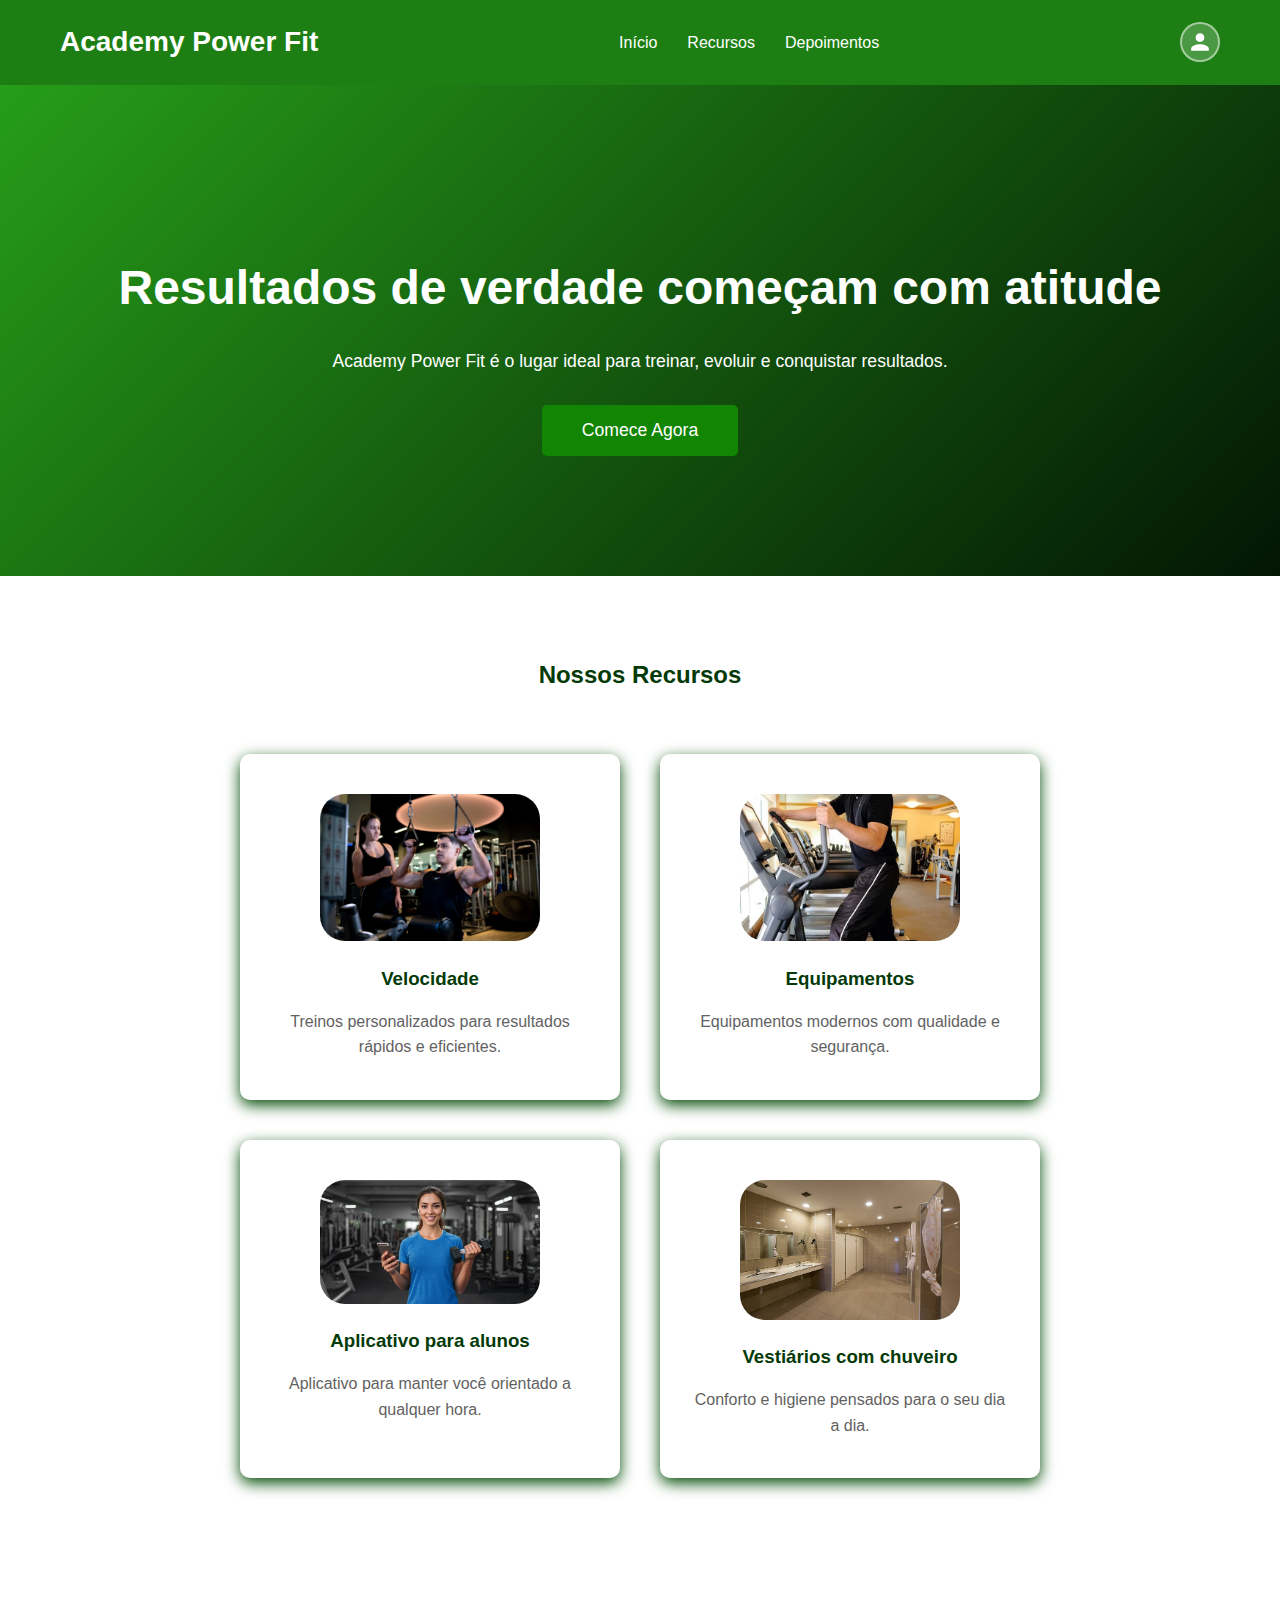
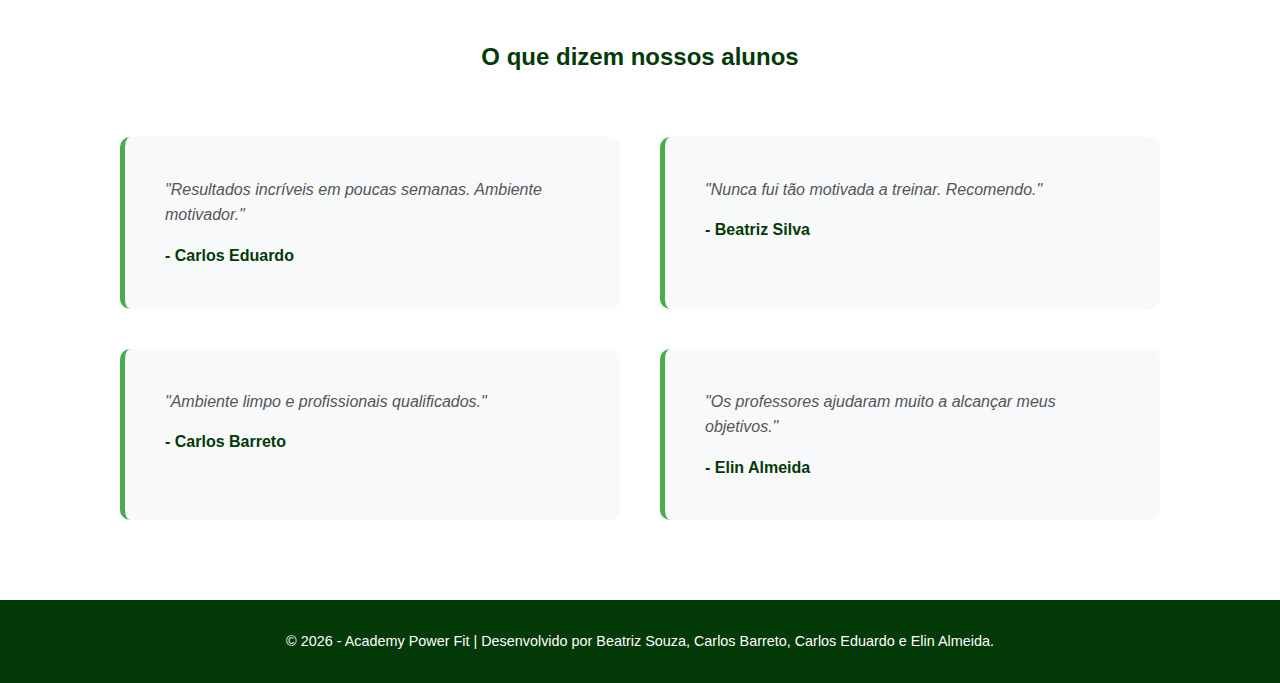
<file: index.html>
<!DOCTYPE html>
<html lang="pt-BR">

<head>
    <meta charset="UTF-8">
    <meta name="viewport" content="width=device-width, initial-scale=1.0">
    <title>Academy Power Fit</title>
    <link rel="preconnect" href="https://fonts.googleapis.com">
    <link href="https://fonts.googleapis.com/css2?family=Bebas+Neue&family=Nunito:wght@400;600;700;800&display=swap"
        rel="stylesheet">
    <link rel="stylesheet" href="css/style.css">
    <script src="script.js" defer></script>
</head>

<body>

    <header class="cabecalho">
        <div class="conteudo">
            <div class="logotipo">Academy Power Fit</div>

            <button class="menu-toggle" aria-label="Abrir menu">
                <span></span>
                <span></span>
                <span></span>
            </button>

            <nav class="menu-navegacao">
                <ul class="lista-menu">
                    <li><a href="#inicio">Início</a></li>
                    <li><a href="#recursos">Recursos</a></li>
                    <li><a href="#depoimentos">Depoimentos</a></li>
                </ul>
            </nav>

            <a href="admin.html" class="avatar-admin" title="Área do Administrador">
                <div class="avatar-icone">
                    <svg xmlns="http://www.w3.org/2000/svg" viewBox="0 0 24 24" fill="currentColor">
                        <path
                            d="M12 12c2.7 0 4.8-2.1 4.8-4.8S14.7 2.4 12 2.4 7.2 4.5 7.2 7.2 9.3 12 12 12zm0 2.4c-3.2 0-9.6 1.6-9.6 4.8v2.4h19.2v-2.4c0-3.2-6.4-4.8-9.6-4.8z" />
                    </svg> <!--Mudar isso para png dps-->
                </div>
            </a>
        </div>
    </header>

    <section class="secao-principal" id="inicio">
        <div class="conteudo">
            <div class="texto-principal">
                <h1>Resultados de verdade começam com atitude</h1>
                <p>Academy Power Fit é o lugar ideal para treinar, evoluir e conquistar resultados.</p>
                <button class="botao-destaque">Comece Agora</button>
            </div>
        </div>
    </section>

    <section class="secao-recursos" id="recursos">
        <div class="conteudo">
            <h2>Nossos Recursos</h2>
            <div class="grade-recursos">
                <div class="cartao-recurso">
                    <img src="imagens/Velocidade.webp" alt="Velocidade">
                    <h3>Velocidade</h3>
                    <p>Treinos personalizados para resultados rápidos e eficientes.</p>
                </div>
                <div class="cartao-recurso">
                    <img src="imagens/Equipamentoss.webp" alt="Equipamentos">
                    <h3>Equipamentos</h3>
                    <p>Equipamentos modernos com qualidade e segurança.</p>
                </div>
                <div class="cartao-recurso">
                    <img src="imagens/Aplicativo.jpg" alt="Aplicativo">
                    <h3>Aplicativo para alunos</h3>
                    <p>Aplicativo para manter você orientado a qualquer hora.</p>
                </div>
                <div class="cartao-recurso">
                    <img src="imagens/Vestiarioo.jpg" alt="Vestiário">
                    <h3>Vestiários com chuveiro</h3>
                    <p>Conforto e higiene pensados para o seu dia a dia.</p>
                </div>
            </div>
        </div>
    </section>

    <section class="secao-depoimentos" id="depoimentos">
        <div class="conteudo">
            <h2>O que dizem nossos alunos</h2>
            <div class="grade-depoimentos">
                <div class="cartao-depoimento">
                    <p>"Resultados incríveis em poucas semanas. Ambiente motivador."</p>
                    <div class="nome-autor">- Carlos Eduardo</div>
                </div>
                <div class="cartao-depoimento">
                    <p>"Nunca fui tão motivada a treinar. Recomendo."</p>
                    <div class="nome-autor">- Beatriz Silva</div>
                </div>
                <div class="cartao-depoimento">
                    <p>"Ambiente limpo e profissionais qualificados."</p>
                    <div class="nome-autor">- Carlos Barreto</div>
                </div>
                <div class="cartao-depoimento">
                    <p>"Os professores ajudaram muito a alcançar meus objetivos."</p>
                    <div class="nome-autor">- Elin Almeida</div>
                </div>
            </div>
        </div>
    </section>

    <footer class="rodape" id="contato">
        <div class="conteudo">
            <p>&copy; 2026 - Academy Power Fit | Desenvolvido por Beatriz Souza, Carlos Barreto, Carlos Eduardo e Elin
                Almeida.</p>
        </div>
    </footer>

</body>

</html>
</file>
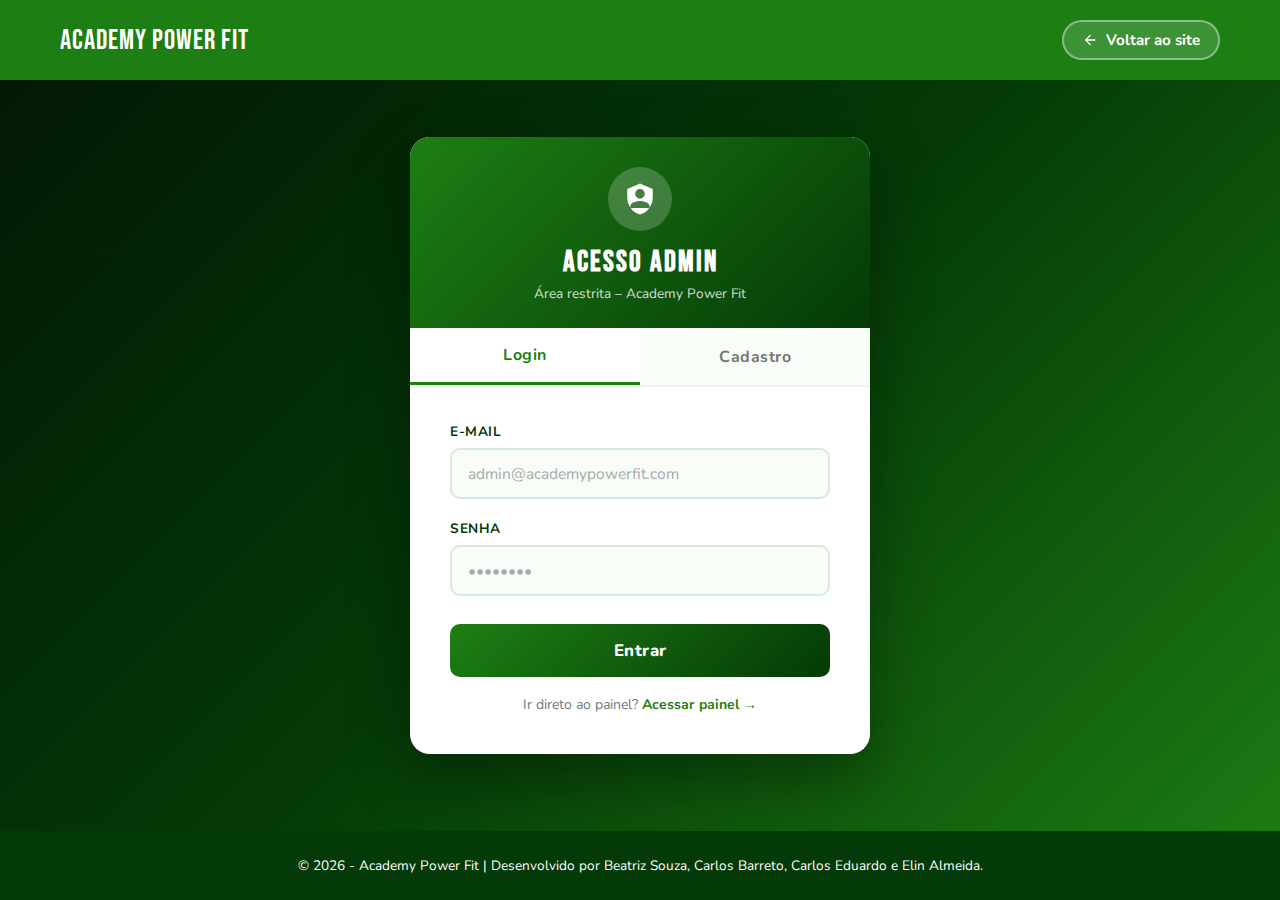
<file: admin.html>
<!DOCTYPE html>
<html lang="pt-BR">

<head>
    <meta charset="UTF-8">
    <meta name="viewport" content="width=device-width, initial-scale=1.0">
    <title>Acesso Admin – Academy Power Fit</title>
    <link rel="stylesheet" href="css/admin.css">
    <link href="https://fonts.googleapis.com/css2?family=Bebas+Neue&family=Nunito:wght@400;600;700;800&display=swap"
        rel="stylesheet">

</head>

<body>

    <!-- HEADER -->
    <header class="cabecalho">
        <div class="conteudo">
            <div class="logotipo">Academy Power Fit</div>
            <a href="index.html" class="btn-voltar">
                <svg xmlns="http://www.w3.org/2000/svg" viewBox="0 0 24 24">
                    <path d="M20 11H7.83l5.59-5.59L12 4l-8 8 8 8 1.41-1.41L7.83 13H20v-2z" />
                </svg> <!--trocar por png dps-->
                Voltar ao site
            </a>
        </div>
    </header>

    <!-- CONTEÚDO PRINCIPAL -->
    <main class="pagina-admin">
        <div class="card-acesso">

            <!-- Badge topo -->
            <div class="badge-admin">
                <div class="icone-admin">
                    <svg xmlns="http://www.w3.org/2000/svg" viewBox="0 0 24 24">
                        <path
                            d="M12 1L3 5v6c0 5.55 3.84 10.74 9 12 5.16-1.26 9-6.45 9-12V5l-9-4zm0 4c1.86 0 3.36 1.5 3.36 3.36S13.86 11.72 12 11.72s-3.36-1.5-3.36-3.36S10.14 5 12 5zm0 8.4c2.24 0 6.72 1.12 6.72 3.36v1.68H5.28v-1.68c0-2.24 4.48-3.36 6.72-3.36z" />
                    </svg>
                </div>
                <h2>Acesso Admin</h2>
                <p>Área restrita – Academy Power Fit</p>
            </div>

            <!-- Tabs -->
            <div class="tabs">
                <button class="ativo" onclick="mostrarLogin(this)">Login</button>
                <button onclick="mostrarCadastro(this)">Cadastro</button>
            </div>

            <!-- Formulário -->
            <div class="corpo-card">
                <form action="painel.html">

                    <!-- Campo nome (só cadastro) -->
                    <div class="grupo-campo campo-extra" id="campo-nome">
                        <label for="nome">Nome completo</label>
                        <input type="text" id="nome" placeholder="Seu nome completo">
                    </div>

                    <div class="grupo-campo">
                        <label for="email">E-mail</label>
                        <input type="email" id="email" placeholder="admin@academypowerfit.com">
                    </div>

                    <div class="grupo-campo">
                        <label for="senha">Senha</label>
                        <input type="password" id="senha" placeholder="••••••••">
                    </div>

                    <!-- Confirmar senha (só cadastro) -->
                    <div class="grupo-campo campo-extra" id="campo-confirmar">
                        <label for="confirmar-senha">Confirmar senha</label>
                        <input type="password" id="confirmar-senha" placeholder="••••••••">
                    </div>

                    <button type="submit" class="botao-submit" id="texto-botao">Entrar</button>
                </form>

                <p class="link-painel">
                    Ir direto ao painel? <a href="painel.html">Acessar painel →</a>
                </p>
            </div>

        </div>
    </main>

    <!-- RODAPÉ -->
    <footer class="rodape">
        <p>&copy; 2026 - Academy Power Fit | Desenvolvido por Beatriz Souza, Carlos Barreto, Carlos Eduardo e Elin
            Almeida.</p>
    </footer>


    <!--
<script>
    function mostrarLogin(btn) {
        document.querySelectorAll('.tabs button').forEach(b => b.classList.remove('ativo'));
        btn.classList.add('ativo');
        document.querySelectorAll('.campo-extra').forEach(c => c.style.display = 'none');
        document.getElementById('texto-botao').textContent = 'Entrar';
    }

    function mostrarCadastro(btn) {
        document.querySelectorAll('.tabs button').forEach(b => b.classList.remove('ativo'));
        btn.classList.add('ativo');
        document.querySelectorAll('.campo-extra').forEach(c => c.style.display = 'block');
        document.getElementById('texto-botao').textContent = 'Cadastrar';
    }
</script>
-->

</body>

</html>
</file>
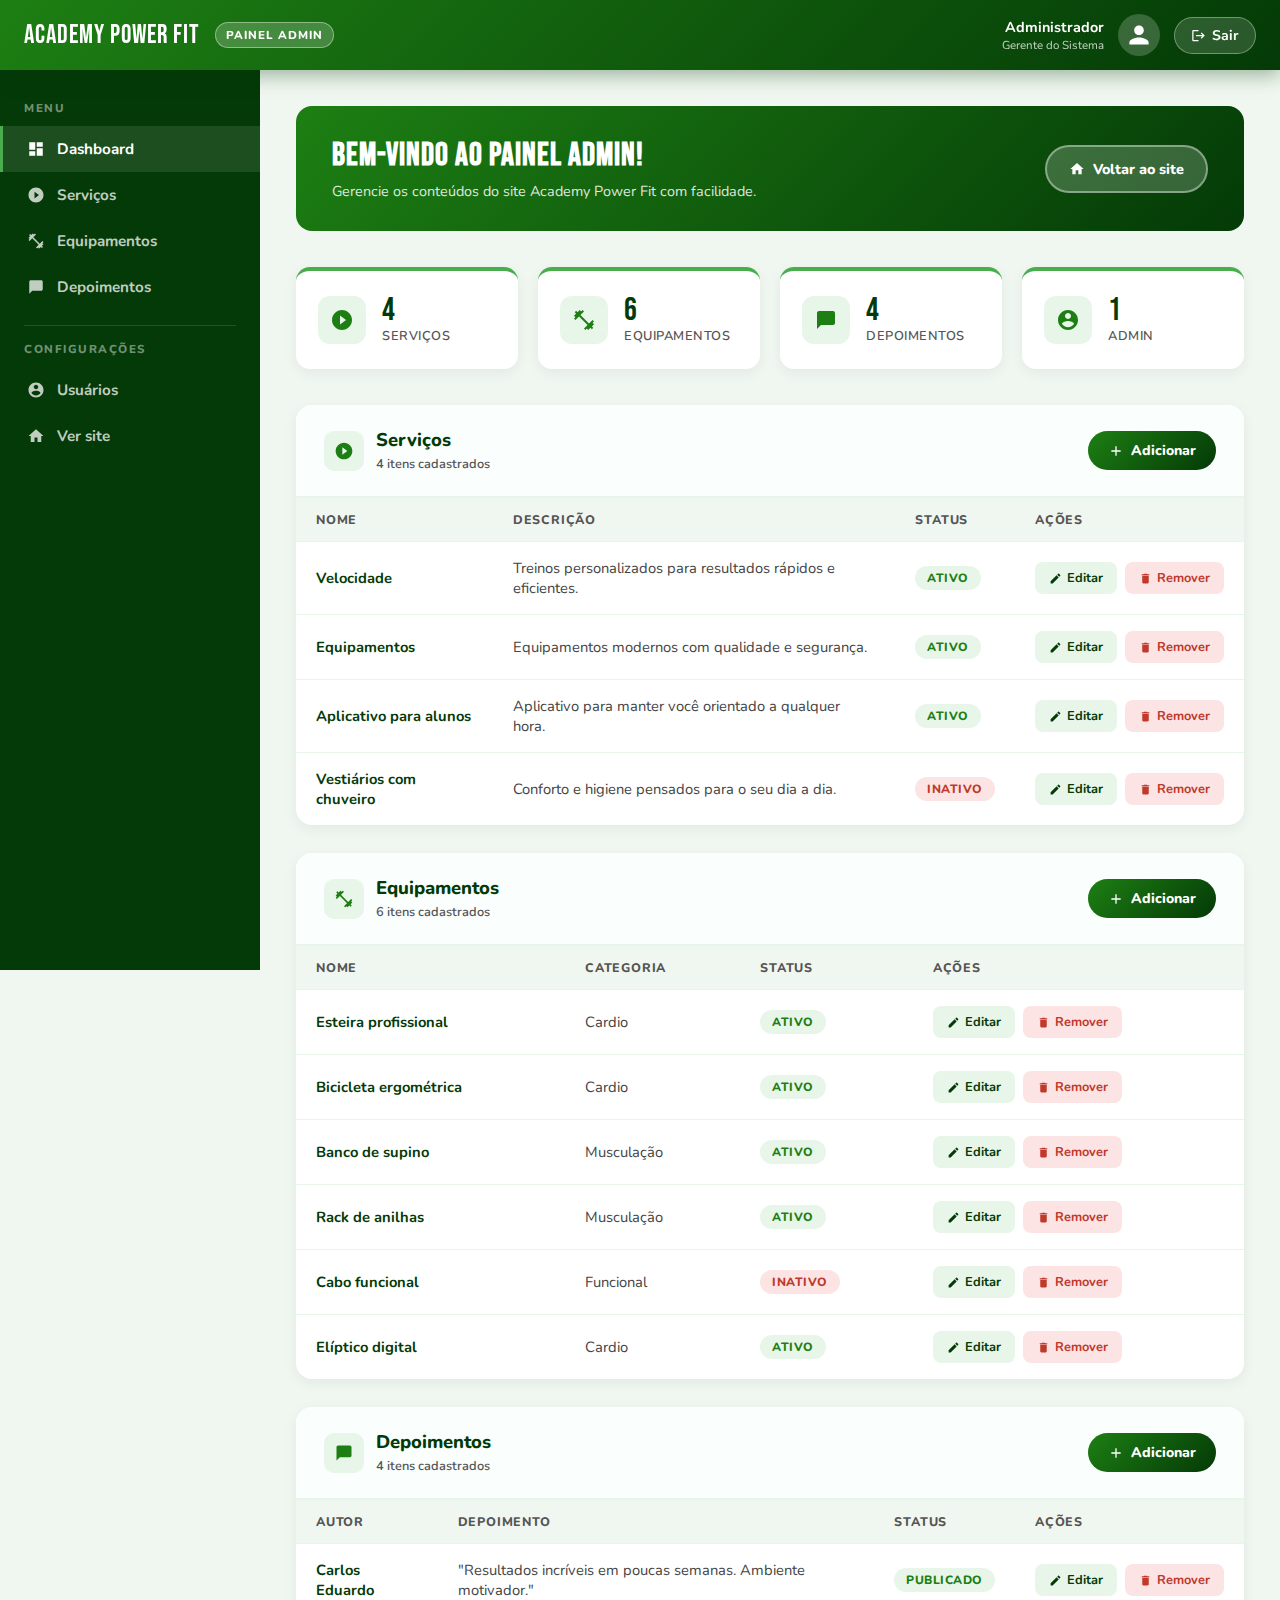
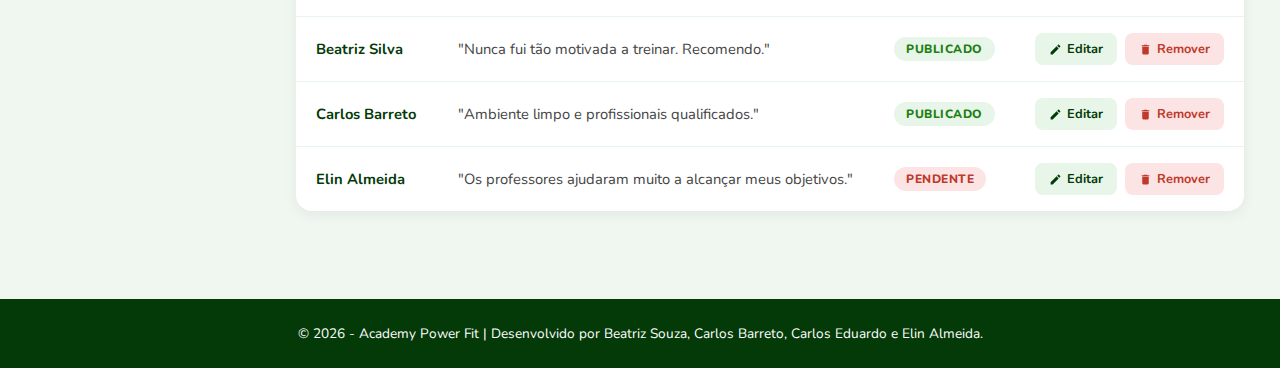
<file: painel.html>
<!DOCTYPE html>
<html lang="pt-BR">

<head>
    <meta charset="UTF-8">
    <meta name="viewport" content="width=device-width, initial-scale=1.0">
    <title>Painel Admin – Academy Power Fit</title>
    <link rel="stylesheet" href="css/painel.css">
    <link rel="preconnect" href="https://fonts.googleapis.com">
    <link href="https://fonts.googleapis.com/css2?family=Bebas+Neue&family=Nunito:wght@400;600;700;800&display=swap"
        rel="stylesheet">

</head>

<body>

    <!-- HEADER ADMIN -->
    <header class="cabecalho-admin">
        <div class="conteudo">
            <div class="cabecalho-esquerda">
                <div class="logotipo">Academy Power Fit</div>
                <span class="badge-painel">Painel Admin</span>
            </div>
            <div class="cabecalho-direita">
                <div class="info-usuario">
                    <div class="nome">Administrador</div>
                    <div class="cargo">Gerente do Sistema</div>
                </div>
                <div class="avatar-header">
                    <svg xmlns="http://www.w3.org/2000/svg" viewBox="0 0 24 24">
                        <path
                            d="M12 12c2.7 0 4.8-2.1 4.8-4.8S14.7 2.4 12 2.4 7.2 4.5 7.2 7.2 9.3 12 12 12zm0 2.4c-3.2 0-9.6 1.6-9.6 4.8v2.4h19.2v-2.4c0-3.2-6.4-4.8-9.6-4.8z" />
                    </svg>
                </div>
                <a href="admin.html" class="btn-sair">
                    <svg xmlns="http://www.w3.org/2000/svg" viewBox="0 0 24 24">
                        <path
                            d="M17 7l-1.41 1.41L18.17 11H8v2h10.17l-2.58 2.58L17 17l5-5-5-5zM4 5h8V3H4c-1.1 0-2 .9-2 2v14c0 1.1.9 2 2 2h8v-2H4V5z" />
                    </svg>
                    Sair
                </a>
            </div>
        </div>
    </header>

    <div class="wrapper">

        <!-- SIDEBAR -->
        <aside class="sidebar">
            <p class="sidebar-titulo">Menu</p>
            <ul class="sidebar-menu">
                <li>
                    <a href="#" class="ativo">
                        <svg xmlns="http://www.w3.org/2000/svg" viewBox="0 0 24 24">
                            <path d="M3 13h8V3H3v10zm0 8h8v-6H3v6zm10 0h8V11h-8v10zm0-18v6h8V3h-8z" />
                        </svg>
                        Dashboard
                    </a>
                </li>
                <li>
                    <a href="#secao-servicos">
                        <svg xmlns="http://www.w3.org/2000/svg" viewBox="0 0 24 24">
                            <path
                                d="M12 2C6.48 2 2 6.48 2 12s4.48 10 10 10 10-4.48 10-10S17.52 2 12 2zm-2 14.5v-9l6 4.5-6 4.5z" />
                        </svg>
                        Serviços
                    </a>
                </li>
                <li>
                    <a href="#secao-equipamentos">
                        <svg xmlns="http://www.w3.org/2000/svg" viewBox="0 0 24 24">
                            <path
                                d="M20.57 14.86L22 13.43 20.57 12 17 15.57 8.43 7 12 3.43 10.57 2 9.14 3.43 7.71 2 5.57 4.14 4.14 2.71 2.71 4.14l1.43 1.43L2 7.71l1.43 1.43L2 10.57 3.43 12 7 8.43 15.57 17 12 20.57 13.43 22l1.43-1.43L16.29 22l2.14-2.14 1.43 1.43 1.43-1.43-1.43-1.43L22 16.29l-1.43-1.43z" />
                        </svg>
                        Equipamentos
                    </a>
                </li>
                <li>
                    <a href="#secao-depoimentos">
                        <svg xmlns="http://www.w3.org/2000/svg" viewBox="0 0 24 24">
                            <path d="M21 15c0 1.1-.9 2-2 2H7l-4 4V5c0-1.1.9-2 2-2h14c1.1 0 2 .9 2 2v10z" />
                        </svg>
                        Depoimentos
                    </a>
                </li>
            </ul>
            <hr class="sidebar-divisor">
            <p class="sidebar-titulo">Configurações</p>
            <ul class="sidebar-menu">
                <li>
                    <a href="#">
                        <svg xmlns="http://www.w3.org/2000/svg" viewBox="0 0 24 24">
                            <path
                                d="M12 2C6.48 2 2 6.48 2 12s4.48 10 10 10 10-4.48 10-10S17.52 2 12 2zm0 3c1.66 0 3 1.34 3 3s-1.34 3-3 3-3-1.34-3-3 1.34-3 3-3zm0 14.2c-2.5 0-4.71-1.28-6-3.22.03-1.99 4-3.08 6-3.08 1.99 0 5.97 1.09 6 3.08-1.29 1.94-3.5 3.22-6 3.22z" />
                        </svg>
                        Usuários
                    </a>
                </li>
                <li>
                    <a href="index.html">
                        <svg xmlns="http://www.w3.org/2000/svg" viewBox="0 0 24 24">
                            <path d="M10 20v-6h4v6h5v-8h3L12 3 2 12h3v8z" />
                        </svg>
                        Ver site
                    </a>
                </li>
            </ul>
        </aside>

        <!-- CONTEÚDO PRINCIPAL -->
        <main class="conteudo-principal">

            <!-- Boas-vindas -->
            <div class="secao-boas-vindas">
                <div>
                    <h1>Bem-vindo ao Painel Admin!</h1>
                    <p>Gerencie os conteúdos do site Academy Power Fit com facilidade.</p>
                </div>
                <a href="index.html" class="btn-voltar-site">
                    <svg xmlns="http://www.w3.org/2000/svg" viewBox="0 0 24 24">
                        <path d="M10 20v-6h4v6h5v-8h3L12 3 2 12h3v8z" />
                    </svg>
                    Voltar ao site
                </a>
            </div>

            <!-- Estatísticas -->
            <div class="grade-stats">
                <div class="card-stat">
                    <div class="icone-stat">
                        <svg xmlns="http://www.w3.org/2000/svg" viewBox="0 0 24 24">
                            <path
                                d="M12 2C6.48 2 2 6.48 2 12s4.48 10 10 10 10-4.48 10-10S17.52 2 12 2zm-2 14.5v-9l6 4.5-6 4.5z" />
                        </svg>
                    </div>
                    <div>
                        <div class="numero">4</div>
                        <div class="rotulo">Serviços</div>
                    </div>
                </div>
                <div class="card-stat">
                    <div class="icone-stat">
                        <svg xmlns="http://www.w3.org/2000/svg" viewBox="0 0 24 24">
                            <path
                                d="M20.57 14.86L22 13.43 20.57 12 17 15.57 8.43 7 12 3.43 10.57 2 9.14 3.43 7.71 2 5.57 4.14 4.14 2.71 2.71 4.14l1.43 1.43L2 7.71l1.43 1.43L2 10.57 3.43 12 7 8.43 15.57 17 12 20.57 13.43 22l1.43-1.43L16.29 22l2.14-2.14 1.43 1.43 1.43-1.43-1.43-1.43L22 16.29l-1.43-1.43z" />
                        </svg>
                    </div>
                    <div>
                        <div class="numero">6</div>
                        <div class="rotulo">Equipamentos</div>
                    </div>
                </div>
                <div class="card-stat">
                    <div class="icone-stat">
                        <svg xmlns="http://www.w3.org/2000/svg" viewBox="0 0 24 24">
                            <path d="M21 15c0 1.1-.9 2-2 2H7l-4 4V5c0-1.1.9-2 2-2h14c1.1 0 2 .9 2 2v10z" />
                        </svg>
                    </div>
                    <div>
                        <div class="numero">4</div>
                        <div class="rotulo">Depoimentos</div>
                    </div>
                </div>
                <div class="card-stat">
                    <div class="icone-stat">
                        <svg xmlns="http://www.w3.org/2000/svg" viewBox="0 0 24 24">
                            <path
                                d="M12 2C6.48 2 2 6.48 2 12s4.48 10 10 10 10-4.48 10-10S17.52 2 12 2zm0 3c1.66 0 3 1.34 3 3s-1.34 3-3 3-3-1.34-3-3 1.34-3 3-3zm0 14.2c-2.5 0-4.71-1.28-6-3.22.03-1.99 4-3.08 6-3.08 1.99 0 5.97 1.09 6 3.08-1.29 1.94-3.5 3.22-6 3.22z" />
                        </svg>
                    </div>
                    <div>
                        <div class="numero">1</div>
                        <div class="rotulo">Admin</div>
                    </div>
                </div>
            </div>

            <!-- ── SERVIÇOS ── -->
            <section class="secao-gerenciar" id="secao-servicos">
                <div class="secao-header">
                    <div class="secao-header-esquerda">
                        <div class="icone-secao">
                            <svg xmlns="http://www.w3.org/2000/svg" viewBox="0 0 24 24">
                                <path
                                    d="M12 2C6.48 2 2 6.48 2 12s4.48 10 10 10 10-4.48 10-10S17.52 2 12 2zm-2 14.5v-9l6 4.5-6 4.5z" />
                            </svg>
                        </div>
                        <div>
                            <h2>Serviços</h2>
                            <span class="contagem">4 itens cadastrados</span>
                        </div>
                    </div>
                    <a href="#" class="btn-adicionar">
                        <svg xmlns="http://www.w3.org/2000/svg" viewBox="0 0 24 24">
                            <path d="M19 13h-6v6h-2v-6H5v-2h6V5h2v6h6v2z" />
                        </svg>
                        Adicionar
                    </a>
                </div>
                <table class="tabela-itens">
                    <thead>
                        <tr>
                            <th>Nome</th>
                            <th>Descrição</th>
                            <th>Status</th>
                            <th>Ações</th>
                        </tr>
                    </thead>
                    <tbody>
                        <tr>
                            <td>Velocidade</td>
                            <td>Treinos personalizados para resultados rápidos e eficientes.</td>
                            <td><span class="badge-status ativo">Ativo</span></td>
                            <td>
                                <div class="acoes-linha">
                                    <a href="#" class="btn-acao btn-editar">
                                        <svg xmlns="http://www.w3.org/2000/svg" viewBox="0 0 24 24">
                                            <path
                                                d="M3 17.25V21h3.75L17.81 9.94l-3.75-3.75L3 17.25zM20.71 7.04c.39-.39.39-1.02 0-1.41l-2.34-2.34c-.39-.39-1.02-.39-1.41 0l-1.83 1.83 3.75 3.75 1.83-1.83z" />
                                        </svg>
                                        Editar
                                    </a>
                                    <a href="#" class="btn-acao btn-remover">
                                        <svg xmlns="http://www.w3.org/2000/svg" viewBox="0 0 24 24">
                                            <path
                                                d="M6 19c0 1.1.9 2 2 2h8c1.1 0 2-.9 2-2V7H6v12zM19 4h-3.5l-1-1h-5l-1 1H5v2h14V4z" />
                                        </svg>
                                        Remover
                                    </a>
                                </div>
                            </td>
                        </tr>
                        <tr>
                            <td>Equipamentos</td>
                            <td>Equipamentos modernos com qualidade e segurança.</td>
                            <td><span class="badge-status ativo">Ativo</span></td>
                            <td>
                                <div class="acoes-linha">
                                    <a href="#" class="btn-acao btn-editar">
                                        <svg xmlns="http://www.w3.org/2000/svg" viewBox="0 0 24 24">
                                            <path
                                                d="M3 17.25V21h3.75L17.81 9.94l-3.75-3.75L3 17.25zM20.71 7.04c.39-.39.39-1.02 0-1.41l-2.34-2.34c-.39-.39-1.02-.39-1.41 0l-1.83 1.83 3.75 3.75 1.83-1.83z" />
                                        </svg>
                                        Editar
                                    </a>
                                    <a href="#" class="btn-acao btn-remover">
                                        <svg xmlns="http://www.w3.org/2000/svg" viewBox="0 0 24 24">
                                            <path
                                                d="M6 19c0 1.1.9 2 2 2h8c1.1 0 2-.9 2-2V7H6v12zM19 4h-3.5l-1-1h-5l-1 1H5v2h14V4z" />
                                        </svg>
                                        Remover
                                    </a>
                                </div>
                            </td>
                        </tr>
                        <tr>
                            <td>Aplicativo para alunos</td>
                            <td>Aplicativo para manter você orientado a qualquer hora.</td>
                            <td><span class="badge-status ativo">Ativo</span></td>
                            <td>
                                <div class="acoes-linha">
                                    <a href="#" class="btn-acao btn-editar">
                                        <svg xmlns="http://www.w3.org/2000/svg" viewBox="0 0 24 24">
                                            <path
                                                d="M3 17.25V21h3.75L17.81 9.94l-3.75-3.75L3 17.25zM20.71 7.04c.39-.39.39-1.02 0-1.41l-2.34-2.34c-.39-.39-1.02-.39-1.41 0l-1.83 1.83 3.75 3.75 1.83-1.83z" />
                                        </svg>
                                        Editar
                                    </a>
                                    <a href="#" class="btn-acao btn-remover">
                                        <svg xmlns="http://www.w3.org/2000/svg" viewBox="0 0 24 24">
                                            <path
                                                d="M6 19c0 1.1.9 2 2 2h8c1.1 0 2-.9 2-2V7H6v12zM19 4h-3.5l-1-1h-5l-1 1H5v2h14V4z" />
                                        </svg>
                                        Remover
                                    </a>
                                </div>
                            </td>
                        </tr>
                        <tr>
                            <td>Vestiários com chuveiro</td>
                            <td>Conforto e higiene pensados para o seu dia a dia.</td>
                            <td><span class="badge-status inativo">Inativo</span></td>
                            <td>
                                <div class="acoes-linha">
                                    <a href="#" class="btn-acao btn-editar">
                                        <svg xmlns="http://www.w3.org/2000/svg" viewBox="0 0 24 24">
                                            <path
                                                d="M3 17.25V21h3.75L17.81 9.94l-3.75-3.75L3 17.25zM20.71 7.04c.39-.39.39-1.02 0-1.41l-2.34-2.34c-.39-.39-1.02-.39-1.41 0l-1.83 1.83 3.75 3.75 1.83-1.83z" />
                                        </svg>
                                        Editar
                                    </a>
                                    <a href="#" class="btn-acao btn-remover">
                                        <svg xmlns="http://www.w3.org/2000/svg" viewBox="0 0 24 24">
                                            <path
                                                d="M6 19c0 1.1.9 2 2 2h8c1.1 0 2-.9 2-2V7H6v12zM19 4h-3.5l-1-1h-5l-1 1H5v2h14V4z" />
                                        </svg>
                                        Remover
                                    </a>
                                </div>
                            </td>
                        </tr>
                    </tbody>
                </table>
            </section>

            <!-- ── EQUIPAMENTOS ── -->
            <section class="secao-gerenciar" id="secao-equipamentos">
                <div class="secao-header">
                    <div class="secao-header-esquerda">
                        <div class="icone-secao">
                            <svg xmlns="http://www.w3.org/2000/svg" viewBox="0 0 24 24">
                                <path
                                    d="M20.57 14.86L22 13.43 20.57 12 17 15.57 8.43 7 12 3.43 10.57 2 9.14 3.43 7.71 2 5.57 4.14 4.14 2.71 2.71 4.14l1.43 1.43L2 7.71l1.43 1.43L2 10.57 3.43 12 7 8.43 15.57 17 12 20.57 13.43 22l1.43-1.43L16.29 22l2.14-2.14 1.43 1.43 1.43-1.43-1.43-1.43L22 16.29l-1.43-1.43z" />
                            </svg>
                        </div>
                        <div>
                            <h2>Equipamentos</h2>
                            <span class="contagem">6 itens cadastrados</span>
                        </div>
                    </div>
                    <a href="#" class="btn-adicionar">
                        <svg xmlns="http://www.w3.org/2000/svg" viewBox="0 0 24 24">
                            <path d="M19 13h-6v6h-2v-6H5v-2h6V5h2v6h6v2z" />
                        </svg>
                        Adicionar
                    </a>
                </div>
                <table class="tabela-itens">
                    <thead>
                        <tr>
                            <th>Nome</th>
                            <th>Categoria</th>
                            <th>Status</th>
                            <th>Ações</th>
                        </tr>
                    </thead>
                    <tbody>
                        <tr>
                            <td>Esteira profissional</td>
                            <td>Cardio</td>
                            <td><span class="badge-status ativo">Ativo</span></td>
                            <td>
                                <div class="acoes-linha">
                                    <a href="#" class="btn-acao btn-editar"><svg xmlns="http://www.w3.org/2000/svg"
                                            viewBox="0 0 24 24">
                                            <path
                                                d="M3 17.25V21h3.75L17.81 9.94l-3.75-3.75L3 17.25zM20.71 7.04c.39-.39.39-1.02 0-1.41l-2.34-2.34c-.39-.39-1.02-.39-1.41 0l-1.83 1.83 3.75 3.75 1.83-1.83z" />
                                        </svg>Editar</a>
                                    <a href="#" class="btn-acao btn-remover"><svg xmlns="http://www.w3.org/2000/svg"
                                            viewBox="0 0 24 24">
                                            <path
                                                d="M6 19c0 1.1.9 2 2 2h8c1.1 0 2-.9 2-2V7H6v12zM19 4h-3.5l-1-1h-5l-1 1H5v2h14V4z" />
                                        </svg>Remover</a>
                                </div>
                            </td>
                        </tr>
                        <tr>
                            <td>Bicicleta ergométrica</td>
                            <td>Cardio</td>
                            <td><span class="badge-status ativo">Ativo</span></td>
                            <td>
                                <div class="acoes-linha">
                                    <a href="#" class="btn-acao btn-editar"><svg xmlns="http://www.w3.org/2000/svg"
                                            viewBox="0 0 24 24">
                                            <path
                                                d="M3 17.25V21h3.75L17.81 9.94l-3.75-3.75L3 17.25zM20.71 7.04c.39-.39.39-1.02 0-1.41l-2.34-2.34c-.39-.39-1.02-.39-1.41 0l-1.83 1.83 3.75 3.75 1.83-1.83z" />
                                        </svg>Editar</a>
                                    <a href="#" class="btn-acao btn-remover"><svg xmlns="http://www.w3.org/2000/svg"
                                            viewBox="0 0 24 24">
                                            <path
                                                d="M6 19c0 1.1.9 2 2 2h8c1.1 0 2-.9 2-2V7H6v12zM19 4h-3.5l-1-1h-5l-1 1H5v2h14V4z" />
                                        </svg>Remover</a>
                                </div>
                            </td>
                        </tr>
                        <tr>
                            <td>Banco de supino</td>
                            <td>Musculação</td>
                            <td><span class="badge-status ativo">Ativo</span></td>
                            <td>
                                <div class="acoes-linha">
                                    <a href="#" class="btn-acao btn-editar"><svg xmlns="http://www.w3.org/2000/svg"
                                            viewBox="0 0 24 24">
                                            <path
                                                d="M3 17.25V21h3.75L17.81 9.94l-3.75-3.75L3 17.25zM20.71 7.04c.39-.39.39-1.02 0-1.41l-2.34-2.34c-.39-.39-1.02-.39-1.41 0l-1.83 1.83 3.75 3.75 1.83-1.83z" />
                                        </svg>Editar</a>
                                    <a href="#" class="btn-acao btn-remover"><svg xmlns="http://www.w3.org/2000/svg"
                                            viewBox="0 0 24 24">
                                            <path
                                                d="M6 19c0 1.1.9 2 2 2h8c1.1 0 2-.9 2-2V7H6v12zM19 4h-3.5l-1-1h-5l-1 1H5v2h14V4z" />
                                        </svg>Remover</a>
                                </div>
                            </td>
                        </tr>
                        <tr>
                            <td>Rack de anilhas</td>
                            <td>Musculação</td>
                            <td><span class="badge-status ativo">Ativo</span></td>
                            <td>
                                <div class="acoes-linha">
                                    <a href="#" class="btn-acao btn-editar"><svg xmlns="http://www.w3.org/2000/svg"
                                            viewBox="0 0 24 24">
                                            <path
                                                d="M3 17.25V21h3.75L17.81 9.94l-3.75-3.75L3 17.25zM20.71 7.04c.39-.39.39-1.02 0-1.41l-2.34-2.34c-.39-.39-1.02-.39-1.41 0l-1.83 1.83 3.75 3.75 1.83-1.83z" />
                                        </svg>Editar</a>
                                    <a href="#" class="btn-acao btn-remover"><svg xmlns="http://www.w3.org/2000/svg"
                                            viewBox="0 0 24 24">
                                            <path
                                                d="M6 19c0 1.1.9 2 2 2h8c1.1 0 2-.9 2-2V7H6v12zM19 4h-3.5l-1-1h-5l-1 1H5v2h14V4z" />
                                        </svg>Remover</a>
                                </div>
                            </td>
                        </tr>
                        <tr>
                            <td>Cabo funcional</td>
                            <td>Funcional</td>
                            <td><span class="badge-status inativo">Inativo</span></td>
                            <td>
                                <div class="acoes-linha">
                                    <a href="#" class="btn-acao btn-editar"><svg xmlns="http://www.w3.org/2000/svg"
                                            viewBox="0 0 24 24">
                                            <path
                                                d="M3 17.25V21h3.75L17.81 9.94l-3.75-3.75L3 17.25zM20.71 7.04c.39-.39.39-1.02 0-1.41l-2.34-2.34c-.39-.39-1.02-.39-1.41 0l-1.83 1.83 3.75 3.75 1.83-1.83z" />
                                        </svg>Editar</a>
                                    <a href="#" class="btn-acao btn-remover"><svg xmlns="http://www.w3.org/2000/svg"
                                            viewBox="0 0 24 24">
                                            <path
                                                d="M6 19c0 1.1.9 2 2 2h8c1.1 0 2-.9 2-2V7H6v12zM19 4h-3.5l-1-1h-5l-1 1H5v2h14V4z" />
                                        </svg>Remover</a>
                                </div>
                            </td>
                        </tr>
                        <tr>
                            <td>Elíptico digital</td>
                            <td>Cardio</td>
                            <td><span class="badge-status ativo">Ativo</span></td>
                            <td>
                                <div class="acoes-linha">
                                    <a href="#" class="btn-acao btn-editar"><svg xmlns="http://www.w3.org/2000/svg"
                                            viewBox="0 0 24 24">
                                            <path
                                                d="M3 17.25V21h3.75L17.81 9.94l-3.75-3.75L3 17.25zM20.71 7.04c.39-.39.39-1.02 0-1.41l-2.34-2.34c-.39-.39-1.02-.39-1.41 0l-1.83 1.83 3.75 3.75 1.83-1.83z" />
                                        </svg>Editar</a>
                                    <a href="#" class="btn-acao btn-remover"><svg xmlns="http://www.w3.org/2000/svg"
                                            viewBox="0 0 24 24">
                                            <path
                                                d="M6 19c0 1.1.9 2 2 2h8c1.1 0 2-.9 2-2V7H6v12zM19 4h-3.5l-1-1h-5l-1 1H5v2h14V4z" />
                                        </svg>Remover</a>
                                </div>
                            </td>
                        </tr>
                    </tbody>
                </table>
            </section>

            <!-- ── DEPOIMENTOS ── -->
            <section class="secao-gerenciar" id="secao-depoimentos">
                <div class="secao-header">
                    <div class="secao-header-esquerda">
                        <div class="icone-secao">
                            <svg xmlns="http://www.w3.org/2000/svg" viewBox="0 0 24 24">
                                <path d="M21 15c0 1.1-.9 2-2 2H7l-4 4V5c0-1.1.9-2 2-2h14c1.1 0 2 .9 2 2v10z" />
                            </svg>
                        </div>
                        <div>
                            <h2>Depoimentos</h2>
                            <span class="contagem">4 itens cadastrados</span>
                        </div>
                    </div>
                    <a href="#" class="btn-adicionar">
                        <svg xmlns="http://www.w3.org/2000/svg" viewBox="0 0 24 24">
                            <path d="M19 13h-6v6h-2v-6H5v-2h6V5h2v6h6v2z" />
                        </svg>
                        Adicionar
                    </a>
                </div>
                <table class="tabela-itens">
                    <thead>
                        <tr>
                            <th>Autor</th>
                            <th>Depoimento</th>
                            <th>Status</th>
                            <th>Ações</th>
                        </tr>
                    </thead>
                    <tbody>
                        <tr>
                            <td>Carlos Eduardo</td>
                            <td>"Resultados incríveis em poucas semanas. Ambiente motivador."</td>
                            <td><span class="badge-status ativo">Publicado</span></td>
                            <td>
                                <div class="acoes-linha">
                                    <a href="#" class="btn-acao btn-editar"><svg xmlns="http://www.w3.org/2000/svg"
                                            viewBox="0 0 24 24">
                                            <path
                                                d="M3 17.25V21h3.75L17.81 9.94l-3.75-3.75L3 17.25zM20.71 7.04c.39-.39.39-1.02 0-1.41l-2.34-2.34c-.39-.39-1.02-.39-1.41 0l-1.83 1.83 3.75 3.75 1.83-1.83z" />
                                        </svg>Editar</a>
                                    <a href="#" class="btn-acao btn-remover"><svg xmlns="http://www.w3.org/2000/svg"
                                            viewBox="0 0 24 24">
                                            <path
                                                d="M6 19c0 1.1.9 2 2 2h8c1.1 0 2-.9 2-2V7H6v12zM19 4h-3.5l-1-1h-5l-1 1H5v2h14V4z" />
                                        </svg>Remover</a>
                                </div>
                            </td>
                        </tr>
                        <tr>
                            <td>Beatriz Silva</td>
                            <td>"Nunca fui tão motivada a treinar. Recomendo."</td>
                            <td><span class="badge-status ativo">Publicado</span></td>
                            <td>
                                <div class="acoes-linha">
                                    <a href="#" class="btn-acao btn-editar"><svg xmlns="http://www.w3.org/2000/svg"
                                            viewBox="0 0 24 24">
                                            <path
                                                d="M3 17.25V21h3.75L17.81 9.94l-3.75-3.75L3 17.25zM20.71 7.04c.39-.39.39-1.02 0-1.41l-2.34-2.34c-.39-.39-1.02-.39-1.41 0l-1.83 1.83 3.75 3.75 1.83-1.83z" />
                                        </svg>Editar</a>
                                    <a href="#" class="btn-acao btn-remover"><svg xmlns="http://www.w3.org/2000/svg"
                                            viewBox="0 0 24 24">
                                            <path
                                                d="M6 19c0 1.1.9 2 2 2h8c1.1 0 2-.9 2-2V7H6v12zM19 4h-3.5l-1-1h-5l-1 1H5v2h14V4z" />
                                        </svg>Remover</a>
                                </div>
                            </td>
                        </tr>
                        <tr>
                            <td>Carlos Barreto</td>
                            <td>"Ambiente limpo e profissionais qualificados."</td>
                            <td><span class="badge-status ativo">Publicado</span></td>
                            <td>
                                <div class="acoes-linha">
                                    <a href="#" class="btn-acao btn-editar"><svg xmlns="http://www.w3.org/2000/svg"
                                            viewBox="0 0 24 24">
                                            <path
                                                d="M3 17.25V21h3.75L17.81 9.94l-3.75-3.75L3 17.25zM20.71 7.04c.39-.39.39-1.02 0-1.41l-2.34-2.34c-.39-.39-1.02-.39-1.41 0l-1.83 1.83 3.75 3.75 1.83-1.83z" />
                                        </svg>Editar</a>
                                    <a href="#" class="btn-acao btn-remover"><svg xmlns="http://www.w3.org/2000/svg"
                                            viewBox="0 0 24 24">
                                            <path
                                                d="M6 19c0 1.1.9 2 2 2h8c1.1 0 2-.9 2-2V7H6v12zM19 4h-3.5l-1-1h-5l-1 1H5v2h14V4z" />
                                        </svg>Remover</a>
                                </div>
                            </td>
                        </tr>
                        <tr>
                            <td>Elin Almeida</td>
                            <td>"Os professores ajudaram muito a alcançar meus objetivos."</td>
                            <td><span class="badge-status inativo">Pendente</span></td>
                            <td>
                                <div class="acoes-linha">
                                    <a href="#" class="btn-acao btn-editar"><svg xmlns="http://www.w3.org/2000/svg"
                                            viewBox="0 0 24 24">
                                            <path
                                                d="M3 17.25V21h3.75L17.81 9.94l-3.75-3.75L3 17.25zM20.71 7.04c.39-.39.39-1.02 0-1.41l-2.34-2.34c-.39-.39-1.02-.39-1.41 0l-1.83 1.83 3.75 3.75 1.83-1.83z" />
                                        </svg>Editar</a>
                                    <a href="#" class="btn-acao btn-remover"><svg xmlns="http://www.w3.org/2000/svg"
                                            viewBox="0 0 24 24">
                                            <path
                                                d="M6 19c0 1.1.9 2 2 2h8c1.1 0 2-.9 2-2V7H6v12zM19 4h-3.5l-1-1h-5l-1 1H5v2h14V4z" />
                                        </svg>Remover</a>
                                </div>
                            </td>
                        </tr>
                    </tbody>
                </table>
            </section>

        </main>
    </div>

    <!-- RODAPÉ -->
    <footer class="rodape">
        <p>&copy; 2026 - Academy Power Fit | Desenvolvido por Beatriz Souza, Carlos Barreto, Carlos Eduardo e Elin
            Almeida.</p>
    </footer>

</body>

</html>
</file>
<file: css/style.css>
* {
    margin: 0;
    padding: 0;
    box-sizing: border-box;
}

body {
    font-family: Arial, sans-serif;
    line-height: 1.6;
    color: #333;
    overflow-x: hidden;
}

img {
    width: 220px;
    border-radius: 25px;
}

.conteudo {
    max-width: 1200px;
    width: 100%;
    margin: 0 auto;
    padding: 0 20px;
}

.cabecalho {
    background-color: #1d7f13;
    color: #fff;
    padding: 20px 0;
    position: fixed;
    top: 0;
    width: 100%;
    z-index: 1000;
}

.cabecalho .conteudo {
    display: flex;
    justify-content: space-between;
    align-items: center;
}

.logotipo {
    font-size: 1.75rem;
    font-weight: bold;
}

.lista-menu {
    display: flex;
    list-style: none;
    gap: 30px;
}

.menu-navegacao a {
    color: #fff;
    text-decoration: none;
    transition: 0.3s;
}

.menu-navegacao a:hover {
    color: #000;
}

.menu-toggle {
    display: none;
    flex-direction: column;
    background: none;
    border: none;
    cursor: pointer;
}

.menu-toggle span {
    width: 25px;
    height: 3px;
    background-color: #fff;
    margin: 3px 0;
    transition: 0.3s;
}

.menu-toggle.ativo span:nth-child(1) {
    transform: rotate(45deg) translate(8px, 8px);
}

.menu-toggle.ativo span:nth-child(2) {
    opacity: 0;
}

.menu-toggle.ativo span:nth-child(3) {
    transform: rotate(-45deg) translate(7px, -7px);
}

/* ── AVATAR ADMIN ── */
.avatar-admin {
    display: flex;
    align-items: center;
    justify-content: center;
    text-decoration: none;
    color: #fff;
    flex-shrink: 0;
}

.avatar-icone {
    width: 40px;
    height: 40px;
    background: rgba(255, 255, 255, 0.2);
    border: 2px solid rgba(255, 255, 255, 0.5);
    border-radius: 50%;
    display: flex;
    align-items: center;
    justify-content: center;
    transition: 0.3s;
}

.avatar-icone svg {
    width: 22px;
    height: 22px;
    fill: #fff;
}

.avatar-admin:hover .avatar-icone {
    background: #fff;
    border-color: #fff;
}

.avatar-admin:hover .avatar-icone svg {
    fill: #1d7f13;
}

/* ── HERO ── */
.secao-principal {
    background: linear-gradient(135deg, #269e19, #031604);
    color: #fff;
    text-align: center;
    padding: 180px 0 120px;
    margin-top: 70px;
}

.texto-principal h1 {
    font-size: clamp(2rem, 3rem, 3.2rem);
    margin-bottom: 20px;
}

.texto-principal p {
    font-size: 1.1rem;
    margin-bottom: 30px;
}

.botao-destaque {
    background-color: #128503;
    color: #fff;
    border: none;
    padding: 15px 40px;
    font-size: 1.1rem;
    border-radius: 5px;
    cursor: pointer;
}

.botao-destaque:hover {
    background-color: #000;
}

.secao-recursos {
    padding: 80px 0;
}

.secao-recursos h2 {
    text-align: center;
    margin-bottom: 60px;
    color: #043a07;
}

.grade-recursos {
    display: grid;
    grid-template-columns: repeat(2, 1fr);
    gap: 40px;
    max-width: 800px;
    margin: 0 auto;
}

.cartao-recurso {
    background: #fff;
    padding: 40px 30px;
    border-radius: 10px;
    box-shadow: 0 5px 15px #014b05;
    text-align: center;
}

.cartao-recurso h3 {
    margin: 15px 0;
    color: #043a07;
}

.cartao-recurso p {
    color: #636262;
}

.secao-depoimentos {
    padding: 80px 0;
}

.secao-depoimentos h2 {
    text-align: center;
    margin-bottom: 60px;
    color: #043a07;
}

.grade-depoimentos {
    display: flex;
    flex-wrap: wrap;
    gap: 40px;
    justify-content: center;
}

.cartao-depoimento {
    background: #f8f9fa;
    padding: 40px;
    border-radius: 10px;
    flex: 1 1 400px;
    max-width: 500px;
    border-left: 5px solid #49ad4e;
}

.cartao-depoimento p {
    font-style: italic;
    margin-bottom: 15px;
    color: #555;
}

.nome-autor {
    font-weight: bold;
    color: #043a07;
}

.rodape {
    background-color: #043a07;
    color: #fff;
    text-align: center;
    padding: 30px 0;
}

.rodape p {
    font-size: 0.9rem;
}

/* ── RESPONSIVO ── */
@media (max-width: 768px) {
    .menu-toggle {
        display: flex;
    }

    .menu-navegacao {
        position: absolute;
        top: 100%;
        left: 0;
        width: 100%;
        background-color: #043a07;
        max-height: 0;
        overflow: hidden;
        transition: 0.3s;
    }

    .menu-navegacao.ativo {
        max-height: 400px;
    }

    .lista-menu {
        flex-direction: column;
    }

    .lista-menu a {
        padding: 15px;
        display: block;
    }

    .secao-principal {
        padding: 120px 0 80px;
        margin-top: 60px;
    }

    .grade-recursos {
        grid-template-columns: 1fr;
    }

    .cartao-depoimento {
        max-width: 100%;
    }
}

@media (max-width: 480px) {
    .texto-principal h1 {
        font-size: 1.75rem;
    }

    .texto-principal p {
        font-size: 0.95rem;
    }

    .botao-destaque {
        width: 100%;
    }
}
</file>
<file: css/admin.css>
* {
    margin: 0;
    padding: 0;
    box-sizing: border-box;
}

body {
    font-family: 'Nunito', Arial, sans-serif;
    background: linear-gradient(135deg, #031604 0%, #043a07 50%, #1d7f13 100%);
    min-height: 100vh;
    display: flex;
    flex-direction: column;
}

/* ── HEADER ── */
.cabecalho {
    background-color: #1d7f13;
    color: #fff;
    padding: 20px 0;
    position: fixed;
    top: 0;
    width: 100%;
    z-index: 1000;
}

.cabecalho .conteudo {
    max-width: 1200px;
    margin: 0 auto;
    padding: 0 20px;
    display: flex;
    justify-content: space-between;
    align-items: center;
}

.logotipo {
    font-family: 'Bebas Neue', Arial, sans-serif;
    font-size: 1.75rem;
    letter-spacing: 1px;
}

.btn-voltar {
    display: flex;
    align-items: center;
    gap: 8px;
    color: #fff;
    text-decoration: none;
    font-size: 0.95rem;
    font-weight: 700;
    background: rgba(255, 255, 255, 0.15);
    border: 2px solid rgba(255, 255, 255, 0.4);
    padding: 8px 18px;
    border-radius: 30px;
    transition: 0.3s;
}

.btn-voltar:hover {
    background: #fff;
    color: #1d7f13;
}

.btn-voltar svg {
    width: 16px;
    height: 16px;
    fill: currentColor;
}

/* ── MAIN ── */
.pagina-admin {
    flex: 1;
    display: flex;
    align-items: center;
    justify-content: center;
    padding: 120px 20px 60px;
}

/* ── CARD ── */
.card-acesso {
    background: #fff;
    border-radius: 20px;
    box-shadow: 0 25px 60px rgba(0, 0, 0, 0.35);
    width: 100%;
    max-width: 460px;
    overflow: hidden;
}

/* Badge Admin */
.badge-admin {
    background: linear-gradient(135deg, #1d7f13, #043a07);
    color: #fff;
    text-align: center;
    padding: 30px 20px 25px;
}

.badge-admin .icone-admin {
    width: 64px;
    height: 64px;
    background: rgba(255, 255, 255, 0.2);
    border-radius: 50%;
    display: flex;
    align-items: center;
    justify-content: center;
    margin: 0 auto 14px;
}

.badge-admin .icone-admin svg {
    width: 34px;
    height: 34px;
    fill: #fff;
}

.badge-admin h2 {
    font-family: 'Bebas Neue', Arial, sans-serif;
    font-size: 1.8rem;
    letter-spacing: 2px;
    margin-bottom: 4px;
}

.badge-admin p {
    font-size: 0.85rem;
    opacity: 0.8;
}

/* Tabs */
.tabs {
    display: flex;
    border-bottom: 2px solid #e8f5e9;
}

.tabs button {
    flex: 1;
    padding: 16px;
    border: none;
    background: #f8fdf8;
    color: #777;
    font-family: 'Nunito', Arial, sans-serif;
    font-size: 1rem;
    font-weight: 700;
    cursor: pointer;
    transition: 0.3s;
    letter-spacing: 0.5px;
}

.tabs button.ativo,
.tabs button:hover {
    background: #fff;
    color: #1d7f13;
    border-bottom: 3px solid #1d7f13;
}

/* Formulário */
.corpo-card {
    padding: 35px 40px 40px;
}

.grupo-campo {
    margin-bottom: 20px;
}

.grupo-campo label {
    display: block;
    font-size: 0.85rem;
    font-weight: 700;
    color: #043a07;
    margin-bottom: 7px;
    text-transform: uppercase;
    letter-spacing: 0.5px;
}

.grupo-campo input {
    width: 100%;
    padding: 13px 16px;
    border: 2px solid #d4edda;
    border-radius: 10px;
    font-family: 'Nunito', Arial, sans-serif;
    font-size: 0.97rem;
    color: #333;
    background: #f8fdf8;
    transition: 0.3s;
    outline: none;
}

.grupo-campo input:focus {
    border-color: #1d7f13;
    background: #fff;
    box-shadow: 0 0 0 4px rgba(29, 127, 19, 0.12);
}

.grupo-campo input::placeholder {
    color: #aaa;
}

/* Extras cadastro */
.campo-extra {
    display: none;
}

.botao-submit {
    width: 100%;
    padding: 15px;
    background: linear-gradient(135deg, #1d7f13, #043a07);
    color: #fff;
    border: none;
    border-radius: 10px;
    font-family: 'Nunito', Arial, sans-serif;
    font-size: 1.05rem;
    font-weight: 800;
    cursor: pointer;
    letter-spacing: 0.5px;
    transition: 0.3s;
    margin-top: 8px;
}

.botao-submit:hover {
    background: #031604;
    transform: translateY(-2px);
    box-shadow: 0 8px 20px rgba(4, 58, 7, 0.3);
}

/* Link painel (simula redirect) */
.link-painel {
    display: block;
    text-align: center;
    margin-top: 18px;
    font-size: 0.88rem;
    color: #777;
}

.link-painel a {
    color: #1d7f13;
    font-weight: 700;
    text-decoration: none;
}

.link-painel a:hover {
    text-decoration: underline;
}

/* ── RODAPÉ ── */
.rodape {
    background-color: #043a07;
    color: #fff;
    text-align: center;
    padding: 25px 0;
}

.rodape p {
    font-family: 'Nunito', Arial, sans-serif;
    font-size: 0.85rem;
    max-width: 1200px;
    margin: 0 auto;
    padding: 0 20px;
}

/* ── RESPONSIVO ── */
@media (max-width: 520px) {
    .corpo-card {
        padding: 25px 22px 30px;
    }

    .badge-admin h2 {
        font-size: 1.5rem;
    }
}
</file>
<file: css/painel.css>
* {
    margin: 0;
    padding: 0;
    box-sizing: border-box;
}

:root {
    --verde-escuro: #043a07;
    --verde-medio: #1d7f13;
    --verde-claro: #49ad4e;
    --fundo: #f0f7f0;
    --branco: #ffffff;
    --cinza-texto: #555;
    --borda: #d4edda;
}

body {
    font-family: 'Nunito', Arial, sans-serif;
    background: var(--fundo);
    color: #333;
    min-height: 100vh;
}

/* ── HEADER ADMIN ── */
.cabecalho-admin {
    background: linear-gradient(135deg, var(--verde-medio), var(--verde-escuro));
    color: #fff;
    padding: 0;
    position: fixed;
    top: 0;
    width: 100%;
    z-index: 1000;
    box-shadow: 0 4px 20px rgba(4, 58, 7, 0.4);
}

.cabecalho-admin .conteudo {
    max-width: 1300px;
    margin: 0 auto;
    padding: 0 24px;
    display: flex;
    justify-content: space-between;
    align-items: center;
    height: 70px;
}

.cabecalho-esquerda {
    display: flex;
    align-items: center;
    gap: 16px;
}

.logotipo {
    font-family: 'Bebas Neue', Arial, sans-serif;
    font-size: 1.6rem;
    letter-spacing: 1px;
}

.badge-painel {
    background: rgba(255, 255, 255, 0.2);
    border: 1px solid rgba(255, 255, 255, 0.4);
    color: #fff;
    font-size: 0.72rem;
    font-weight: 800;
    padding: 4px 10px;
    border-radius: 20px;
    text-transform: uppercase;
    letter-spacing: 1px;
}

.cabecalho-direita {
    display: flex;
    align-items: center;
    gap: 14px;
}

.info-usuario {
    text-align: right;
}

.info-usuario .nome {
    font-size: 0.9rem;
    font-weight: 700;
}

.info-usuario .cargo {
    font-size: 0.72rem;
    opacity: 0.75;
}

.avatar-header {
    width: 42px;
    height: 42px;
    background: rgba(255, 255, 255, 0.2);
    border-radius: 50%;
    display: flex;
    align-items: center;
    justify-content: center;
}

.avatar-header svg {
    width: 24px;
    height: 24px;
    fill: #fff;
}

.btn-sair {
    display: flex;
    align-items: center;
    gap: 6px;
    color: #fff;
    text-decoration: none;
    font-size: 0.88rem;
    font-weight: 700;
    background: rgba(255, 255, 255, 0.15);
    border: 1px solid rgba(255, 255, 255, 0.35);
    padding: 8px 16px;
    border-radius: 30px;
    transition: 0.3s;
    cursor: pointer;
}

.btn-sair:hover {
    background: rgba(255, 255, 255, 0.3);
}

.btn-sair svg {
    width: 15px;
    height: 15px;
    fill: currentColor;
}

/* ── LAYOUT PRINCIPAL ── */
.wrapper {
    display: flex;
    margin-top: 70px;
    min-height: calc(100vh - 70px);
}

/* ── SIDEBAR ── */
.sidebar {
    width: 260px;
    background: var(--verde-escuro);
    min-height: 100%;
    padding: 30px 0;
    flex-shrink: 0;
    position: fixed;
    top: 70px;
    bottom: 0;
    overflow-y: auto;
}

.sidebar-titulo {
    color: rgba(255, 255, 255, 0.45);
    font-size: 0.72rem;
    font-weight: 800;
    text-transform: uppercase;
    letter-spacing: 1.5px;
    padding: 0 24px 10px;
}

.sidebar-menu {
    list-style: none;
}

.sidebar-menu li a {
    display: flex;
    align-items: center;
    gap: 12px;
    color: rgba(255, 255, 255, 0.75);
    text-decoration: none;
    padding: 13px 24px;
    font-size: 0.95rem;
    font-weight: 700;
    transition: 0.2s;
    border-left: 3px solid transparent;
}

.sidebar-menu li a svg {
    width: 18px;
    height: 18px;
    fill: currentColor;
    flex-shrink: 0;
}

.sidebar-menu li a:hover,
.sidebar-menu li a.ativo {
    color: #fff;
    background: rgba(255, 255, 255, 0.1);
    border-left-color: var(--verde-claro);
}

.sidebar-divisor {
    border: none;
    border-top: 1px solid rgba(255, 255, 255, 0.12);
    margin: 15px 24px;
}

/* ── CONTEÚDO PRINCIPAL ── */
.conteudo-principal {
    margin-left: 260px;
    flex: 1;
    padding: 36px 36px 60px;
}

/* ── BOAS-VINDAS ── */
.secao-boas-vindas {
    background: linear-gradient(135deg, var(--verde-medio), var(--verde-escuro));
    color: #fff;
    border-radius: 16px;
    padding: 30px 36px;
    margin-bottom: 36px;
    display: flex;
    justify-content: space-between;
    align-items: center;
}

.secao-boas-vindas h1 {
    font-family: 'Bebas Neue', Arial, sans-serif;
    font-size: 2rem;
    letter-spacing: 1px;
    margin-bottom: 6px;
}

.secao-boas-vindas p {
    font-size: 0.9rem;
    opacity: 0.85;
}

.btn-voltar-site {
    display: flex;
    align-items: center;
    gap: 8px;
    color: #fff;
    text-decoration: none;
    background: rgba(255, 255, 255, 0.2);
    border: 2px solid rgba(255, 255, 255, 0.4);
    padding: 12px 22px;
    border-radius: 30px;
    font-weight: 800;
    font-size: 0.9rem;
    white-space: nowrap;
    transition: 0.3s;
}

.btn-voltar-site:hover {
    background: #fff;
    color: var(--verde-escuro);
}

.btn-voltar-site svg {
    width: 16px;
    height: 16px;
    fill: currentColor;
}

/* ── CARDS ESTATÍSTICAS ── */
.grade-stats {
    display: grid;
    grid-template-columns: repeat(4, 1fr);
    gap: 20px;
    margin-bottom: 36px;
}

.card-stat {
    background: var(--branco);
    border-radius: 14px;
    padding: 24px 22px;
    box-shadow: 0 4px 14px rgba(0, 0, 0, 0.06);
    border-top: 4px solid var(--verde-claro);
    display: flex;
    align-items: center;
    gap: 16px;
}

.card-stat .icone-stat {
    width: 48px;
    height: 48px;
    background: #e8f5e9;
    border-radius: 12px;
    display: flex;
    align-items: center;
    justify-content: center;
    flex-shrink: 0;
}

.card-stat .icone-stat svg {
    width: 24px;
    height: 24px;
    fill: var(--verde-medio);
}

.card-stat .numero {
    font-family: 'Bebas Neue', Arial, sans-serif;
    font-size: 2rem;
    color: var(--verde-escuro);
    line-height: 1;
}

.card-stat .rotulo {
    font-size: 0.8rem;
    color: var(--cinza-texto);
    font-weight: 600;
    text-transform: uppercase;
    letter-spacing: 0.5px;
}

/* ── SEÇÕES DE GERENCIAMENTO ── */
.secao-gerenciar {
    background: var(--branco);
    border-radius: 16px;
    box-shadow: 0 4px 14px rgba(0, 0, 0, 0.06);
    margin-bottom: 28px;
    overflow: hidden;
}

.secao-header {
    display: flex;
    justify-content: space-between;
    align-items: center;
    padding: 22px 28px;
    border-bottom: 2px solid #e8f5e9;
    background: #fafffe;
}

.secao-header-esquerda {
    display: flex;
    align-items: center;
    gap: 12px;
}

.icone-secao {
    width: 40px;
    height: 40px;
    background: #e8f5e9;
    border-radius: 10px;
    display: flex;
    align-items: center;
    justify-content: center;
}

.icone-secao svg {
    width: 20px;
    height: 20px;
    fill: var(--verde-medio);
}

.secao-header h2 {
    font-size: 1.15rem;
    color: var(--verde-escuro);
    font-weight: 800;
}

.secao-header .contagem {
    font-size: 0.8rem;
    color: var(--cinza-texto);
    font-weight: 600;
}

.btn-adicionar {
    display: flex;
    align-items: center;
    gap: 7px;
    background: linear-gradient(135deg, var(--verde-medio), var(--verde-escuro));
    color: #fff;
    border: none;
    padding: 10px 20px;
    border-radius: 30px;
    font-family: 'Nunito', Arial, sans-serif;
    font-size: 0.88rem;
    font-weight: 800;
    cursor: pointer;
    transition: 0.3s;
    text-decoration: none;
}

.btn-adicionar:hover {
    transform: translateY(-2px);
    box-shadow: 0 6px 16px rgba(4, 58, 7, 0.3);
}

.btn-adicionar svg {
    width: 16px;
    height: 16px;
    fill: currentColor;
}

/* ── TABELA DE ITENS ── */
.tabela-itens {
    width: 100%;
    border-collapse: collapse;
}

.tabela-itens thead tr {
    background: #f0f7f0;
}

.tabela-itens th {
    text-align: left;
    padding: 13px 20px;
    font-size: 0.78rem;
    text-transform: uppercase;
    letter-spacing: 0.8px;
    color: var(--cinza-texto);
    font-weight: 800;
}

.tabela-itens tbody tr {
    border-top: 1px solid #e8f5e9;
    transition: 0.2s;
}

.tabela-itens tbody tr:hover {
    background: #f8fdf8;
}

.tabela-itens td {
    padding: 16px 20px;
    font-size: 0.92rem;
    color: #444;
    vertical-align: middle;
}

.tabela-itens td:first-child {
    font-weight: 700;
    color: var(--verde-escuro);
}

/* Status badge */
.badge-status {
    display: inline-block;
    padding: 4px 12px;
    border-radius: 20px;
    font-size: 0.75rem;
    font-weight: 800;
    text-transform: uppercase;
    letter-spacing: 0.5px;
}

.badge-status.ativo {
    background: #e8f5e9;
    color: var(--verde-medio);
}

.badge-status.inativo {
    background: #fce4e4;
    color: #c0392b;
}

/* Ações */
.acoes-linha {
    display: flex;
    gap: 8px;
}

.btn-acao {
    display: inline-flex;
    align-items: center;
    gap: 5px;
    padding: 7px 14px;
    border: none;
    border-radius: 8px;
    font-family: 'Nunito', Arial, sans-serif;
    font-size: 0.8rem;
    font-weight: 700;
    cursor: pointer;
    transition: 0.2s;
    text-decoration: none;
}

.btn-acao svg {
    width: 13px;
    height: 13px;
    fill: currentColor;
}

.btn-editar {
    background: #e8f5e9;
    color: var(--verde-escuro);
}

.btn-editar:hover {
    background: var(--verde-medio);
    color: #fff;
}

.btn-remover {
    background: #fce4e4;
    color: #c0392b;
}

.btn-remover:hover {
    background: #c0392b;
    color: #fff;
}

/* ── RODAPÉ ── */
.rodape {
    background-color: var(--verde-escuro);
    color: #fff;
    text-align: center;
    padding: 25px 0;
    margin-top: auto;
}

.rodape p {
    font-size: 0.85rem;
    max-width: 1200px;
    margin: 0 auto;
    padding: 0 20px;
}

/* ── RESPONSIVO ── */
@media (max-width: 1100px) {
    .grade-stats {
        grid-template-columns: repeat(2, 1fr);
    }
}

@media (max-width: 900px) {
    .sidebar {
        display: none;
    }

    .conteudo-principal {
        margin-left: 0;
        padding: 24px 20px 50px;
    }

    .secao-boas-vindas {
        flex-direction: column;
        gap: 20px;
        text-align: center;
    }
}

@media (max-width: 600px) {
    .grade-stats {
        grid-template-columns: repeat(2, 1fr);
        gap: 14px;
    }

    .tabela-itens th:nth-child(2),
    .tabela-itens td:nth-child(2) {
        display: none;
    }

    .cabecalho-admin .conteudo {
        padding: 0 16px;
    }

    .info-usuario {
        display: none;
    }
}

@media (max-width: 420px) {
    .grade-stats {
        grid-template-columns: 1fr 1fr;
    }

    .card-stat {
        padding: 16px 14px;
    }

    .card-stat .icone-stat {
        display: none;
    }
}
</file>
